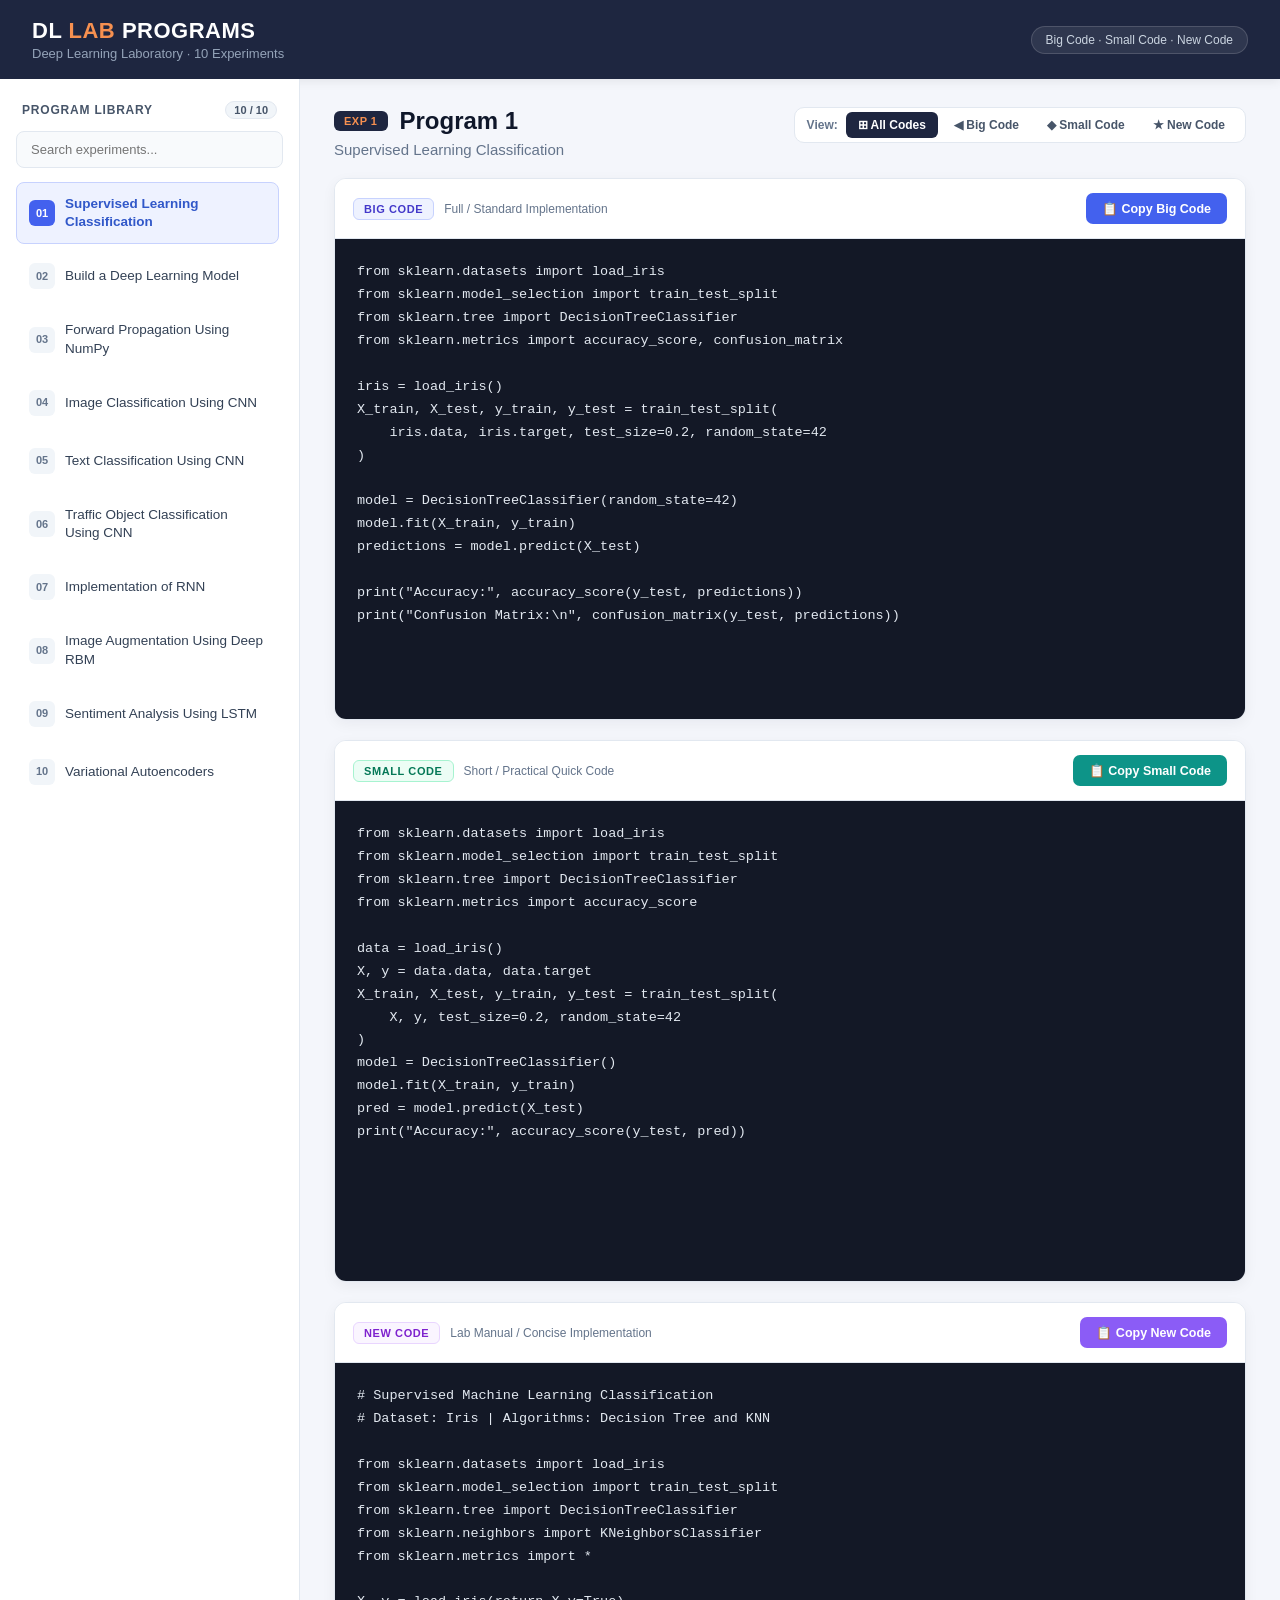
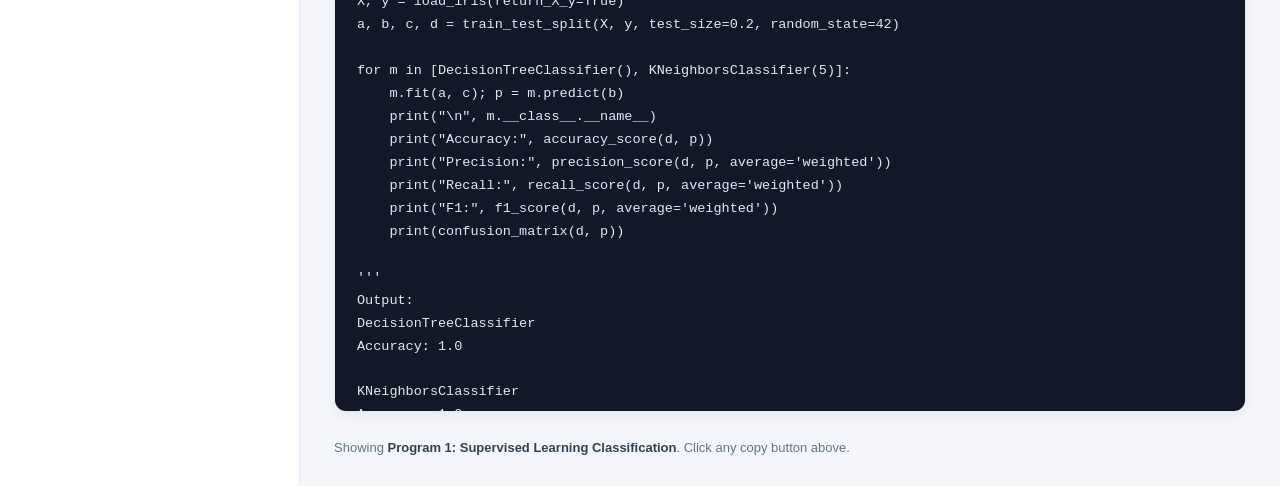
<file: index.html>
<!DOCTYPE html>
<html lang="en">
<head>
    <meta charset="UTF-8">
    <meta name="viewport" content="width=device-width, initial-scale=1.0">
    <title>DL Lab Programs — Deep Learning Laboratory</title>
    <link rel="stylesheet" href="style.css">
    <script src="script.js" defer></script>
</head>
<body>
    <header>
        <div class="header-brand">
            <h1>DL <span>LAB</span> PROGRAMS</h1>
            <p class="header-sub">Deep Learning Laboratory · 10 Experiments</p>
        </div>
        <div class="header-meta">
            <span class="meta-pill">Big Code · Small Code · New Code</span>
        </div>
    </header>

    <div class="container">
        <aside class="sidebar">
            <div class="sidebar-header">
                <h3>PROGRAM LIBRARY</h3>
                <span class="count-badge" id="programCountTag">10</span>
            </div>
            <div class="search-wrapper">
                <input type="text" id="search" placeholder="Search experiments...">
            </div>
            <div id="programList"></div>
        </aside>

        <main>
            <div class="main-top">
                <div class="program-info">
                    <div class="title-row">
                        <span class="experiment-pill" id="experimentBadge">EXP 1</span>
                        <h2 id="programTitle">Program 1</h2>
                    </div>
                    <p id="programDescription" class="subtitle">
                        Supervised Learning Classification
                    </p>
                </div>

                <div class="view-controls">
                    <span class="view-label">View:</span>
                    <div class="view-switcher" role="group" aria-label="Code View Mode">
                        <button class="view-btn active" data-view="split" id="viewSplitBtn" title="All Codes side-by-side">
                            ⊞ All Codes
                        </button>
                        <button class="view-btn" data-view="big" id="viewBigBtn" title="Big Code only">
                            ◀ Big Code
                        </button>
                        <button class="view-btn" data-view="small" id="viewSmallBtn" title="Small Code only">
                            ◆ Small Code
                        </button>
                        <button class="view-btn" data-view="new" id="viewNewBtn" title="New Code only">
                            ★ New Code
                        </button>
                    </div>
                </div>
            </div>

            <!-- Comparison grid with Big, Small, and New Code cards -->
            <div class="code-comparison-grid view-mode-split" id="codeComparisonGrid">
                <!-- Left: Big Code -->
                <div class="code-card big-card" id="bigCard">
                    <div class="code-header">
                        <div class="code-header-left">
                            <span class="code-badge badge-big">BIG CODE</span>
                            <span class="code-label-sub">Full / Standard Implementation</span>
                        </div>
                        <button id="copyBigBtn" class="copy-btn copy-btn-big" title="Copy Big Code">
                            📋 Copy Big Code
                        </button>
                    </div>
                    <pre><code id="bigCodeDisplay"></code></pre>
                </div>

                <!-- Middle: Small Code -->
                <div class="code-card small-card" id="smallCard">
                    <div class="code-header">
                        <div class="code-header-left">
                            <span class="code-badge badge-small">SMALL CODE</span>
                            <span class="code-label-sub">Short / Practical Quick Code</span>
                        </div>
                        <button id="copySmallBtn" class="copy-btn copy-btn-small" title="Copy Small Code">
                            📋 Copy Small Code
                        </button>
                    </div>
                    <pre><code id="smallCodeDisplay"></code></pre>
                </div>

                <!-- Right: New Code -->
                <div class="code-card new-card" id="newCard">
                    <div class="code-header">
                        <div class="code-header-left">
                            <span class="code-badge badge-new">NEW CODE</span>
                            <span class="code-label-sub">Lab Manual / Concise Implementation</span>
                        </div>
                        <button id="copyNewBtn" class="copy-btn copy-btn-new" title="Copy New Code">
                            📋 Copy New Code
                        </button>
                    </div>
                    <pre><code id="newCodeDisplay"></code></pre>
                </div>
            </div>

            <div class="footer-status">
                <p id="copyStatus" class="hint">
                    Select an experiment. Click <strong>Copy Big Code</strong>, <strong>Copy Small Code</strong>, or <strong>Copy New Code</strong> to copy to clipboard.
                </p>
            </div>
        </main>
    </div>
</body>
</html>
</file>
<file: style.css>
* {
    margin: 0;
    padding: 0;
    box-sizing: border-box;
}

:root {
    --bg-page: #f4f6fb;
    --text-primary: #1e293b;
    --text-muted: #64748b;
    --header-bg: #1e2640;
    --card-header-bg: #ffffff;
    --code-bg: #131826;
    --border-color: #e2e8f0;
    --border-subtle: #cbd5e1;
    --primary: #4361ee;
    --primary-hover: #344ec7;
    --success: #10b981;
    --big-badge-bg: #eef2ff;
    --big-badge-text: #4338ca;
    --big-badge-border: #c7d2fe;
    --small-badge-bg: #ecfdf5;
    --small-badge-text: #047857;
    --small-badge-border: #a7f3d0;
    --new-badge-bg: #faf5ff;
    --new-badge-text: #7e22ce;
    --new-badge-border: #e9d5ff;
    --new-btn-bg: #8b5cf6;
    --new-btn-hover: #7c3aed;
    --font-sans: -apple-system, BlinkMacSystemFont, "Segoe UI", Roboto, Helvetica, Arial, sans-serif;
    --font-mono: Consolas, "Fira Code", Monaco, "Courier New", monospace;
}

body {
    font-family: var(--font-sans);
    background: var(--bg-page);
    color: var(--text-primary);
    min-height: 100vh;
}

/* ============================================================
   HEADER
   ============================================================ */
header {
    background: var(--header-bg);
    color: white;
    padding: 18px 32px;
    display: flex;
    justify-content: space-between;
    align-items: center;
    flex-wrap: wrap;
    gap: 16px;
    box-shadow: 0 2px 10px rgba(0, 0, 0, 0.08);
}

.header-brand h1 {
    font-size: 22px;
    font-weight: 700;
    letter-spacing: 0.5px;
}

.header-brand span {
    color: #f69050;
}

.header-sub {
    font-size: 13px;
    color: #94a3b8;
    margin-top: 2px;
}

.meta-pill {
    display: inline-block;
    padding: 6px 14px;
    font-size: 12px;
    font-weight: 500;
    color: #cbd5e1;
    background: rgba(255, 255, 255, 0.08);
    border: 1px solid rgba(255, 255, 255, 0.15);
    border-radius: 999px;
}

/* ============================================================
   LAYOUT CONTAINER
   ============================================================ */
.container {
    display: flex;
    min-height: calc(100vh - 72px);
}

/* ============================================================
   SIDEBAR
   ============================================================ */
.sidebar {
    width: 300px;
    flex-shrink: 0;
    background: #ffffff;
    padding: 22px 16px;
    border-right: 1px solid var(--border-color);
    display: flex;
    flex-direction: column;
}

.sidebar-header {
    display: flex;
    justify-content: space-between;
    align-items: center;
    padding: 0 6px 12px;
}

.sidebar h3 {
    color: #475569;
    font-size: 12px;
    font-weight: 700;
    letter-spacing: 0.8px;
}

.count-badge {
    background: #f1f5f9;
    color: #475569;
    font-size: 11px;
    font-weight: 700;
    padding: 2px 8px;
    border-radius: 12px;
    border: 1px solid var(--border-color);
}

.search-wrapper {
    margin-bottom: 14px;
}

#search {
    width: 100%;
    padding: 10px 14px;
    border: 1px solid var(--border-color);
    border-radius: 8px;
    outline: none;
    font-size: 13px;
    background: #f8fafc;
    transition: all 0.2s ease;
}

#search:focus {
    border-color: var(--primary);
    background: #ffffff;
    box-shadow: 0 0 0 3px rgba(67, 97, 238, 0.15);
}

#programList {
    flex: 1;
    overflow-y: auto;
    padding-right: 4px;
}

#programList::-webkit-scrollbar {
    width: 6px;
}
#programList::-webkit-scrollbar-thumb {
    background: #cbd5e1;
    border-radius: 4px;
}

.program-btn {
    display: flex;
    align-items: center;
    gap: 10px;
    width: 100%;
    padding: 12px 12px;
    margin-bottom: 6px;
    border: 1px solid transparent;
    border-radius: 8px;
    background: transparent;
    color: #334155;
    text-align: left;
    cursor: pointer;
    font-size: 13.5px;
    line-height: 1.35;
    transition: all 0.15s ease;
}

.program-num {
    display: inline-flex;
    align-items: center;
    justify-content: center;
    min-width: 26px;
    height: 26px;
    font-size: 11px;
    font-weight: 700;
    border-radius: 6px;
    background: #f1f5f9;
    color: #64748b;
    flex-shrink: 0;
}

.program-btn:hover {
    background: #f1f5f9;
    color: var(--primary);
}

.program-btn.active {
    background: #eef2ff;
    border-color: #c7d2fe;
    color: #3158c9;
    font-weight: 600;
}

.program-btn.active .program-num {
    background: var(--primary);
    color: white;
}

/* ============================================================
   MAIN CONTENT
   ============================================================ */
main {
    flex: 1;
    min-width: 0;
    padding: 28px 34px;
    display: flex;
    flex-direction: column;
}

.main-top {
    display: flex;
    justify-content: space-between;
    align-items: flex-start;
    flex-wrap: wrap;
    gap: 16px;
    margin-bottom: 20px;
}

.title-row {
    display: flex;
    align-items: center;
    gap: 12px;
}

.experiment-pill {
    background: #1e2640;
    color: #f69050;
    font-size: 11px;
    font-weight: 700;
    letter-spacing: 0.5px;
    padding: 4px 10px;
    border-radius: 6px;
}

main h2 {
    font-size: 24px;
    font-weight: 700;
    color: #0f172a;
}

.subtitle {
    color: var(--text-muted);
    font-size: 15px;
    margin-top: 6px;
}

/* View switcher */
.view-controls {
    display: flex;
    align-items: center;
    gap: 8px;
    background: #ffffff;
    padding: 4px 8px;
    border-radius: 10px;
    border: 1px solid var(--border-color);
}

.view-label {
    font-size: 12px;
    font-weight: 600;
    color: var(--text-muted);
    padding-left: 4px;
}

.view-switcher {
    display: flex;
    gap: 4px;
}

.view-btn {
    border: none;
    background: transparent;
    padding: 6px 12px;
    border-radius: 6px;
    font-size: 12px;
    font-weight: 600;
    color: #475569;
    cursor: pointer;
    transition: all 0.15s ease;
}

.view-btn:hover {
    background: #f1f5f9;
    color: var(--text-primary);
}

.view-btn.active {
    background: #1e2640;
    color: white;
}

/* ============================================================
   SIDE-BY-SIDE CODE COMPARISON GRID
   ============================================================ */
.code-comparison-grid {
    display: grid;
    gap: 20px;
    flex: 1;
    margin-bottom: 16px;
    transition: all 0.2s ease;
}

/* View modes */
.code-comparison-grid.view-mode-split {
    grid-template-columns: repeat(3, 1fr);
}

.code-comparison-grid.view-mode-big {
    grid-template-columns: 1fr;
}
.code-comparison-grid.view-mode-big .small-card,
.code-comparison-grid.view-mode-big .new-card {
    display: none;
}

.code-comparison-grid.view-mode-small {
    grid-template-columns: 1fr;
}
.code-comparison-grid.view-mode-small .big-card,
.code-comparison-grid.view-mode-small .new-card {
    display: none;
}

.code-comparison-grid.view-mode-new {
    grid-template-columns: 1fr;
}
.code-comparison-grid.view-mode-new .big-card,
.code-comparison-grid.view-mode-new .small-card {
    display: none;
}

/* ============================================================
   CODE CARD
   ============================================================ */
.code-card {
    display: flex;
    flex-direction: column;
    background: white;
    border-radius: 12px;
    border: 1px solid var(--border-color);
    box-shadow: 0 4px 14px rgba(15, 23, 42, 0.05);
    overflow: hidden;
    min-width: 0;
}

.code-header {
    display: flex;
    justify-content: space-between;
    align-items: center;
    padding: 14px 18px;
    background: #ffffff;
    border-bottom: 1px solid var(--border-color);
    flex-wrap: wrap;
    gap: 10px;
}

.code-header-left {
    display: flex;
    align-items: center;
    gap: 10px;
    flex-wrap: wrap;
}

.code-badge {
    display: inline-block;
    padding: 4px 10px;
    border-radius: 6px;
    font-size: 11px;
    font-weight: 700;
    letter-spacing: 0.6px;
}

.badge-big {
    background: var(--big-badge-bg);
    color: var(--big-badge-text);
    border: 1px solid var(--big-badge-border);
}

.badge-small {
    background: var(--small-badge-bg);
    color: var(--small-badge-text);
    border: 1px solid var(--small-badge-border);
}

.badge-new {
    background: var(--new-badge-bg);
    color: var(--new-badge-text);
    border: 1px solid var(--new-badge-border);
}

.code-label-sub {
    font-size: 12px;
    color: #64748b;
    font-weight: 500;
}

/* Copy buttons */
.copy-btn {
    padding: 8px 16px;
    border: none;
    border-radius: 7px;
    font-size: 12.5px;
    font-weight: 600;
    cursor: pointer;
    transition: all 0.15s ease;
    display: inline-flex;
    align-items: center;
    gap: 6px;
}

.copy-btn-big {
    background: var(--primary);
    color: white;
}

.copy-btn-big:hover {
    background: var(--primary-hover);
}

.copy-btn-small {
    background: #0d9488;
    color: white;
}

.copy-btn-small:hover {
    background: #0f766e;
}

.copy-btn-new {
    background: var(--new-btn-bg);
    color: white;
}

.copy-btn-new:hover {
    background: var(--new-btn-hover);
}

.copy-btn.copied {
    background: var(--success) !important;
    color: white !important;
}

/* Code display pre */
pre {
    flex: 1;
    min-height: 480px;
    max-height: 72vh;
    padding: 22px;
    overflow: auto;
    background: var(--code-bg);
    color: #e2e8f0;
    font-size: 13.5px;
    line-height: 1.7;
    white-space: pre;
    margin: 0;
}

pre::-webkit-scrollbar {
    width: 8px;
    height: 8px;
}
pre::-webkit-scrollbar-thumb {
    background: #334155;
    border-radius: 4px;
}
pre::-webkit-scrollbar-track {
    background: #0f172a;
}

code {
    font-family: var(--font-mono);
}

/* Footer status */
.footer-status {
    margin-top: 10px;
}

.hint {
    color: var(--text-muted);
    font-size: 13px;
    line-height: 1.5;
}

.hint strong {
    color: #334155;
}

/* ============================================================
   RESPONSIVE DESIGN
   ============================================================ */
@media (max-width: 1350px) {
    .code-comparison-grid.view-mode-split {
        grid-template-columns: 1fr;
    }
}

@media (max-width: 768px) {
    .container {
        flex-direction: column;
    }

    .sidebar {
        width: 100%;
        border-right: none;
        border-bottom: 1px solid var(--border-color);
        padding: 16px;
    }

    #programList {
        max-height: 200px;
    }

    main {
        padding: 20px 16px;
    }

    header {
        padding: 16px 20px;
    }

    pre {
        min-height: 360px;
        font-size: 12.5px;
        padding: 16px;
    }
}
</file>
